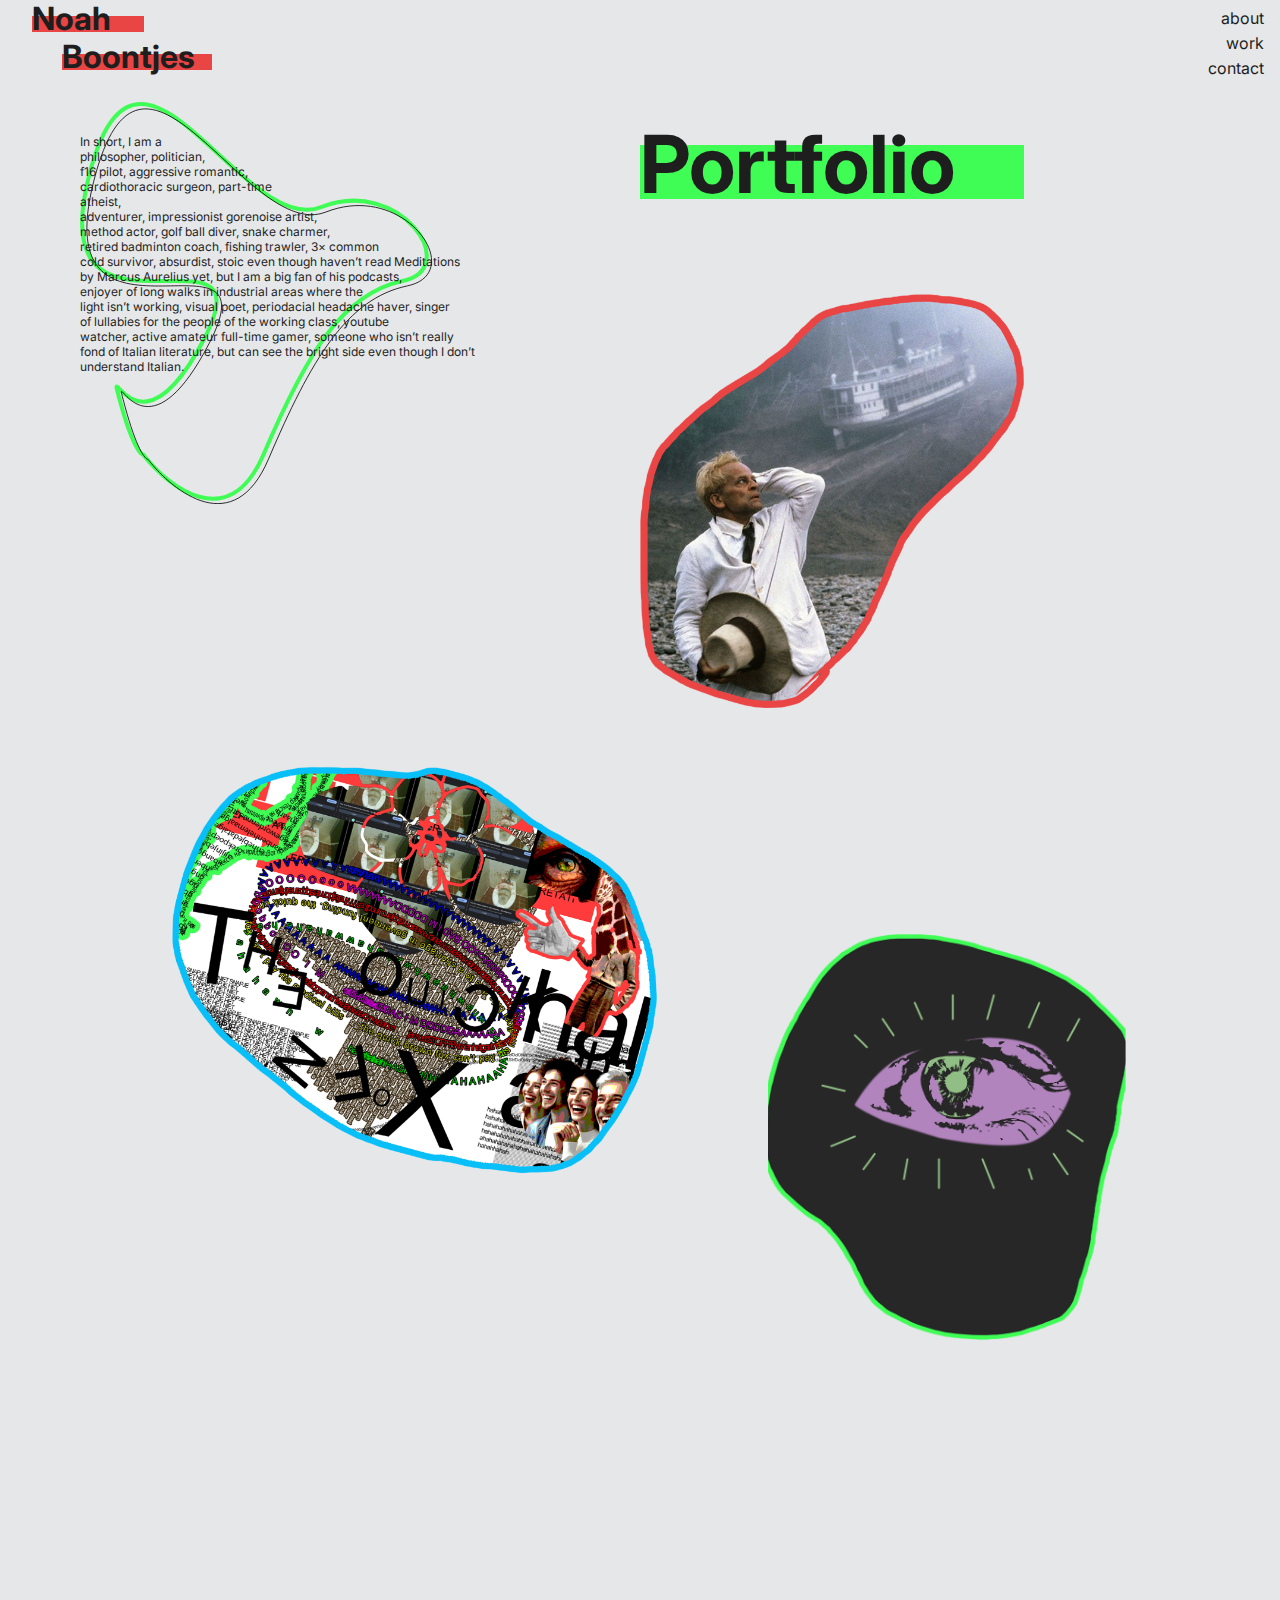
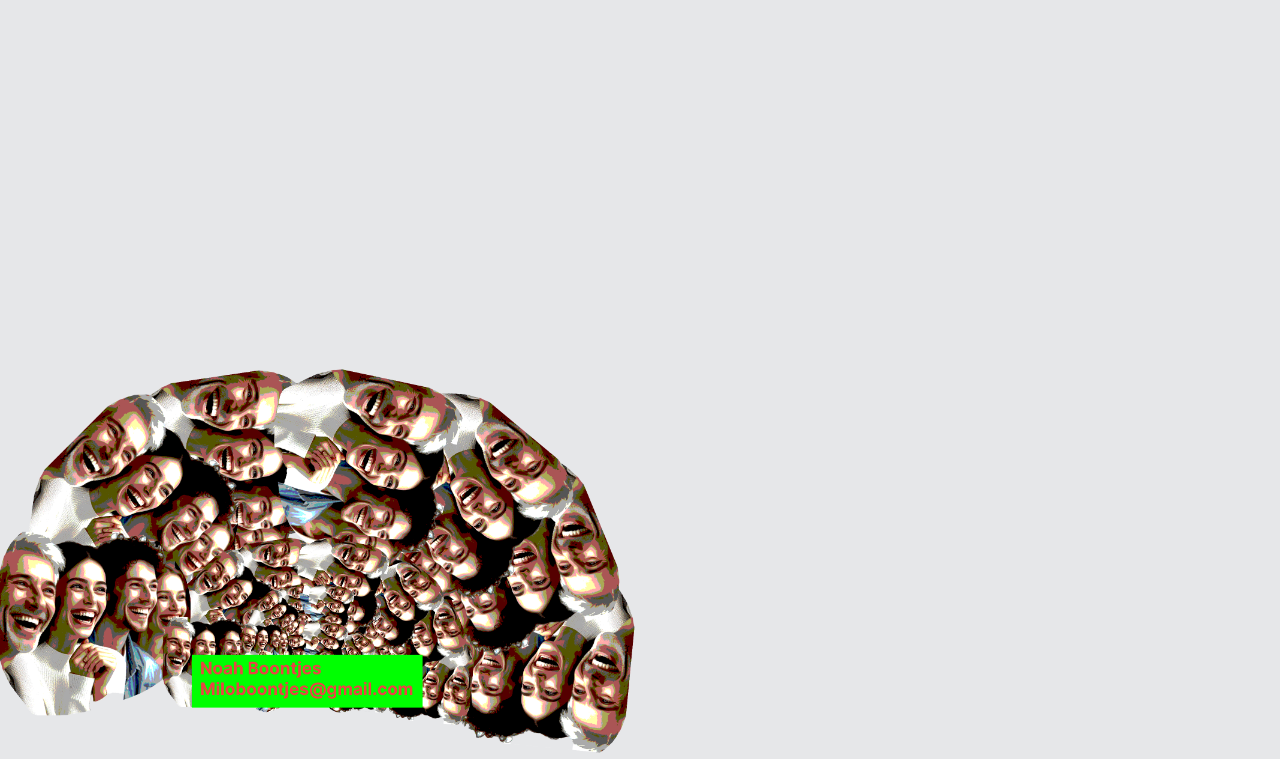
<file: index.html>
<!DOCTYPE html>
<html lang="en">
<head>
    <meta charset="UTF-8">
    <meta name="viewport" content="width=device-width, initial-scale=1.0">
    <title>Portfolio</title>
    <link rel="stylesheet" href="./style.css">
</head>
<body>
    <header class="naam">
        <nav>
            <h1>noah</h1>
            <h2>boontjes</h2>

            <button class="hamburger" aria-label="menu">
            <span></span>
            <span></span>
            <span></span>
            </button>


            <div class="navigatie">
            <p class="about">about</p>
            <p class="work">work</p>
            <p class="contact">contact</p>
        </div>
        </nav>
            <h3>portfolio</h3>
        
    </header>    
    <div class="gedicht">
        <p>In short, I am a  </p>
        <p>philosopher, politician,</p>
        <p>f16 pilot, aggressive romantic,  </p>
        <p>cardiothoracic surgeon, part-time</p>
        <p>atheist,  </p>
        <p>adventurer, impressionist gorenoise artist, </p>
        <p>method actor, golf ball diver, snake charmer,  </p>
        <p>retired badminton coach, fishing trawler,  3× common </p>
        <p>cold survivor, absurdist, stoic even though haven’t read Meditations</p>
        <p>by Marcus Aurelius yet, but I am a big fan of his podcasts,</p>
        <p>enjoyer of long walks in industrial areas where the </p>
        <p>light isn’t working, visual poet, periodacial headache haver, singer </p>
        <p>of lullabies for the people of the working class, youtube </p>
        <p>watcher, active amateur full-time gamer, someone who isn’t really </p>
        <p>fond of Italian literature, but can see the bright side even though I don’t</p>
        <p>understand Italian.</p>
        <img src="./images/lines.svg" alt="lijntjes">

    </div>
        <div class="floater"> 
            <img class="klaus" src="./images/klaus 2.png" alt="">
            <img class="klaus overlay" src="./images/klaus 2 overlay.png" alt="">
            <img class="typo" src="./images/typo 2.png" alt="">
            <img class="typo overlay" src="./images/typo 2 overlay.png" alt="">
            <img class="fungi" src="./images/its alive.png" alt="">
            <img class="fungi overlay" src="./images/its alive overlay.png" alt="">

        </div> 


    <footer>
        <img src="./images/hahaha.png" alt="a lot of people laughing at how fun the website is and the text, Noah Boontjes, miloboontjes@gmail.com"> 
    </footer>
    <script src="script.js"></script>

</body>
</html>
</file>
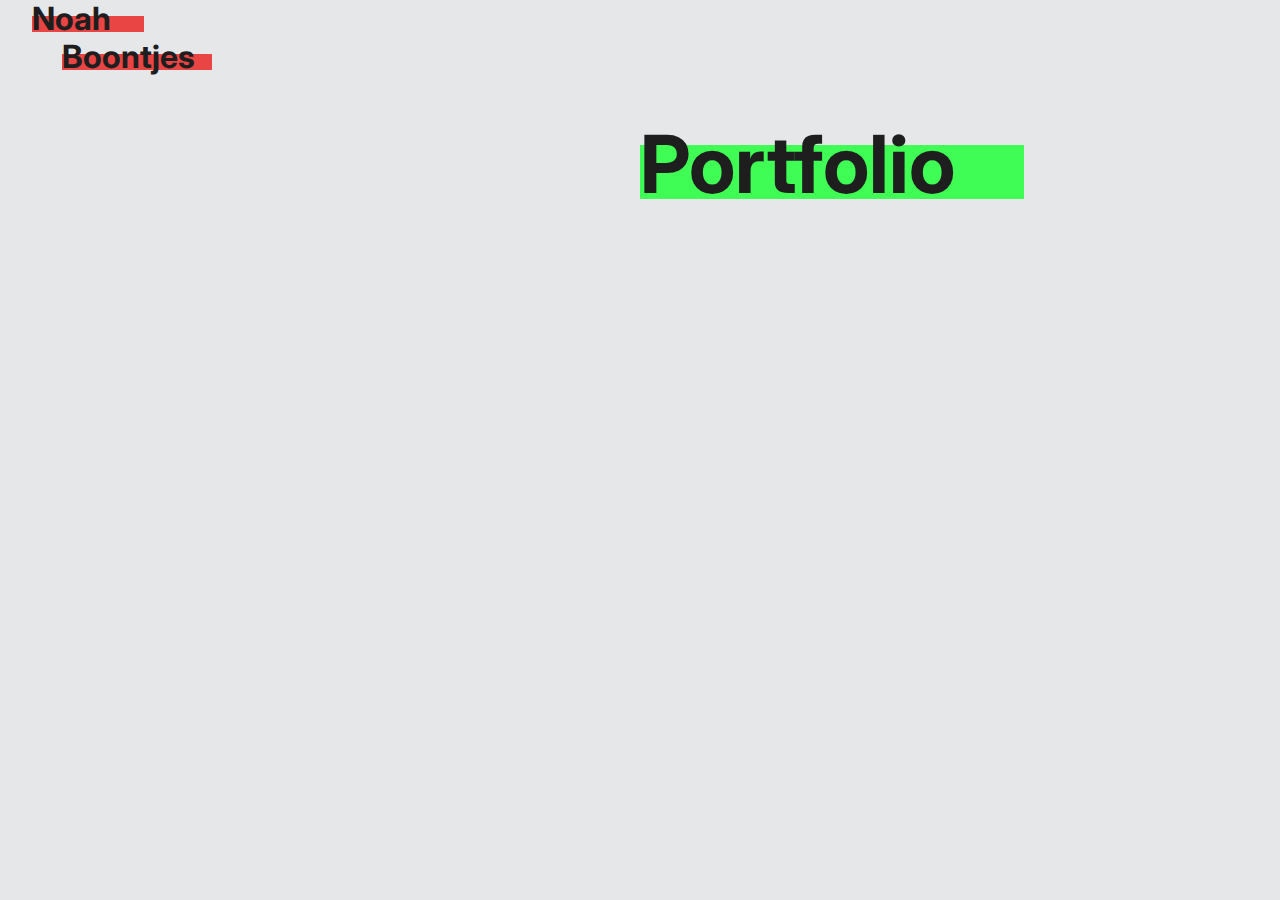
<file: Portfolio html css/index.html>
<!DOCTYPE html>
<html lang="en">
<head>
    <meta charset="UTF-8">
    <meta name="viewport" content="width=device-width, initial-scale=1.0">
    <title>Portfolio</title>
    <link rel="stylesheet" href="./style.css">
</head>
<body>
    <header class="naam">
        <nav>
            <h1>noah</h1>
            <h2>boontjes</h2>
        </nav>
            <h3>portfolio</h3>
        
    </header>    
</body>
</html>
</file>
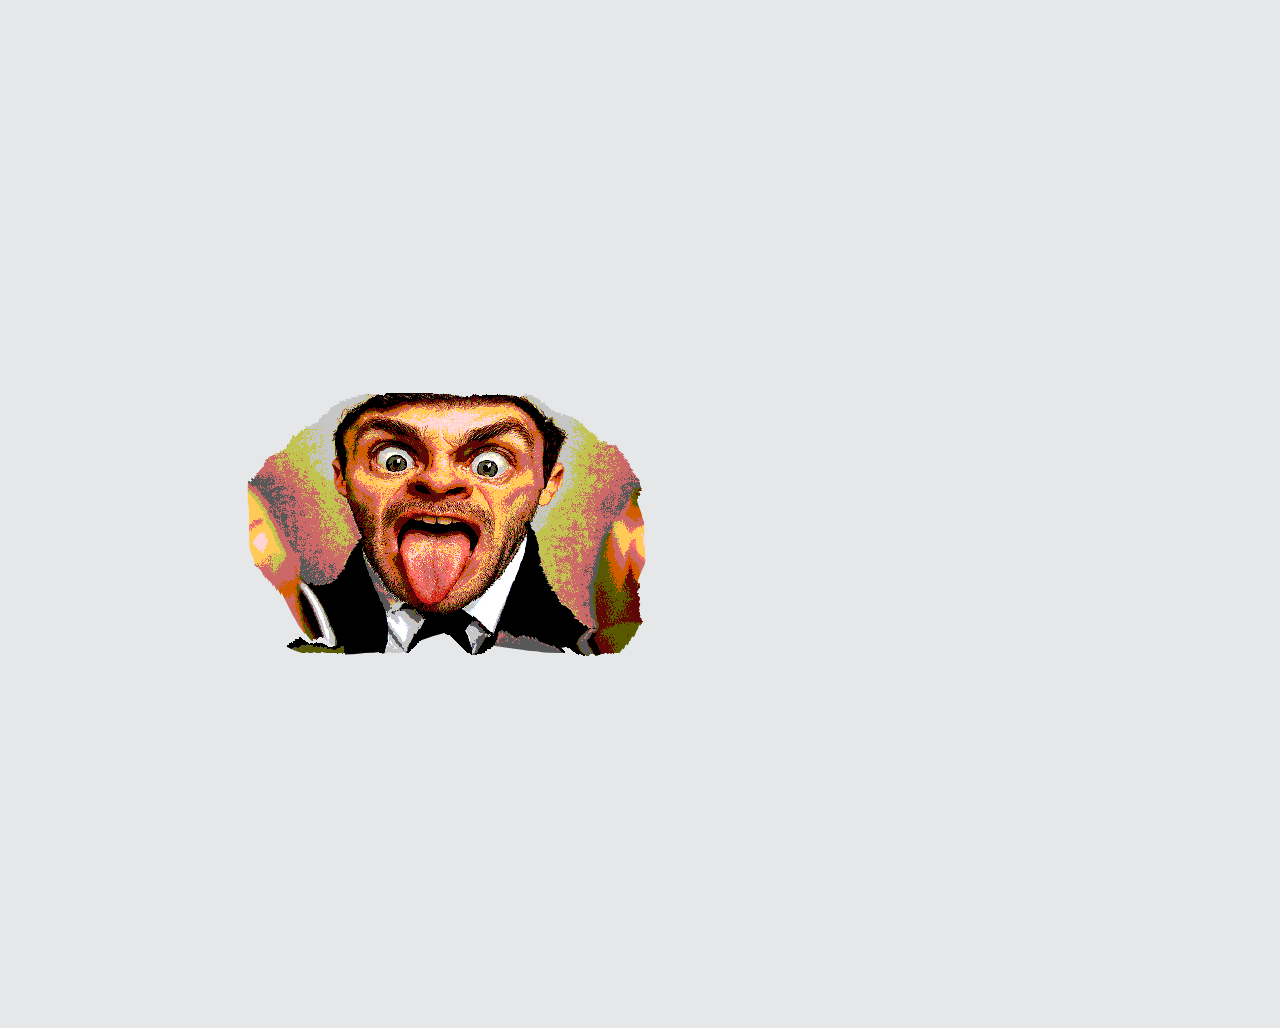
<file: about.html>
<!DOCTYPE html>
<html lang="en">
<head>
    <meta charset="UTF-8">
    <meta name="viewport" content="width=device-width, initial-scale=1.0">
    <title>Document</title>
    <link rel="stylesheet" href="./style.css">
</head>
<body>
    <img src="./images/Man in pak.png" alt="">
    
</body>
</html>
</file>
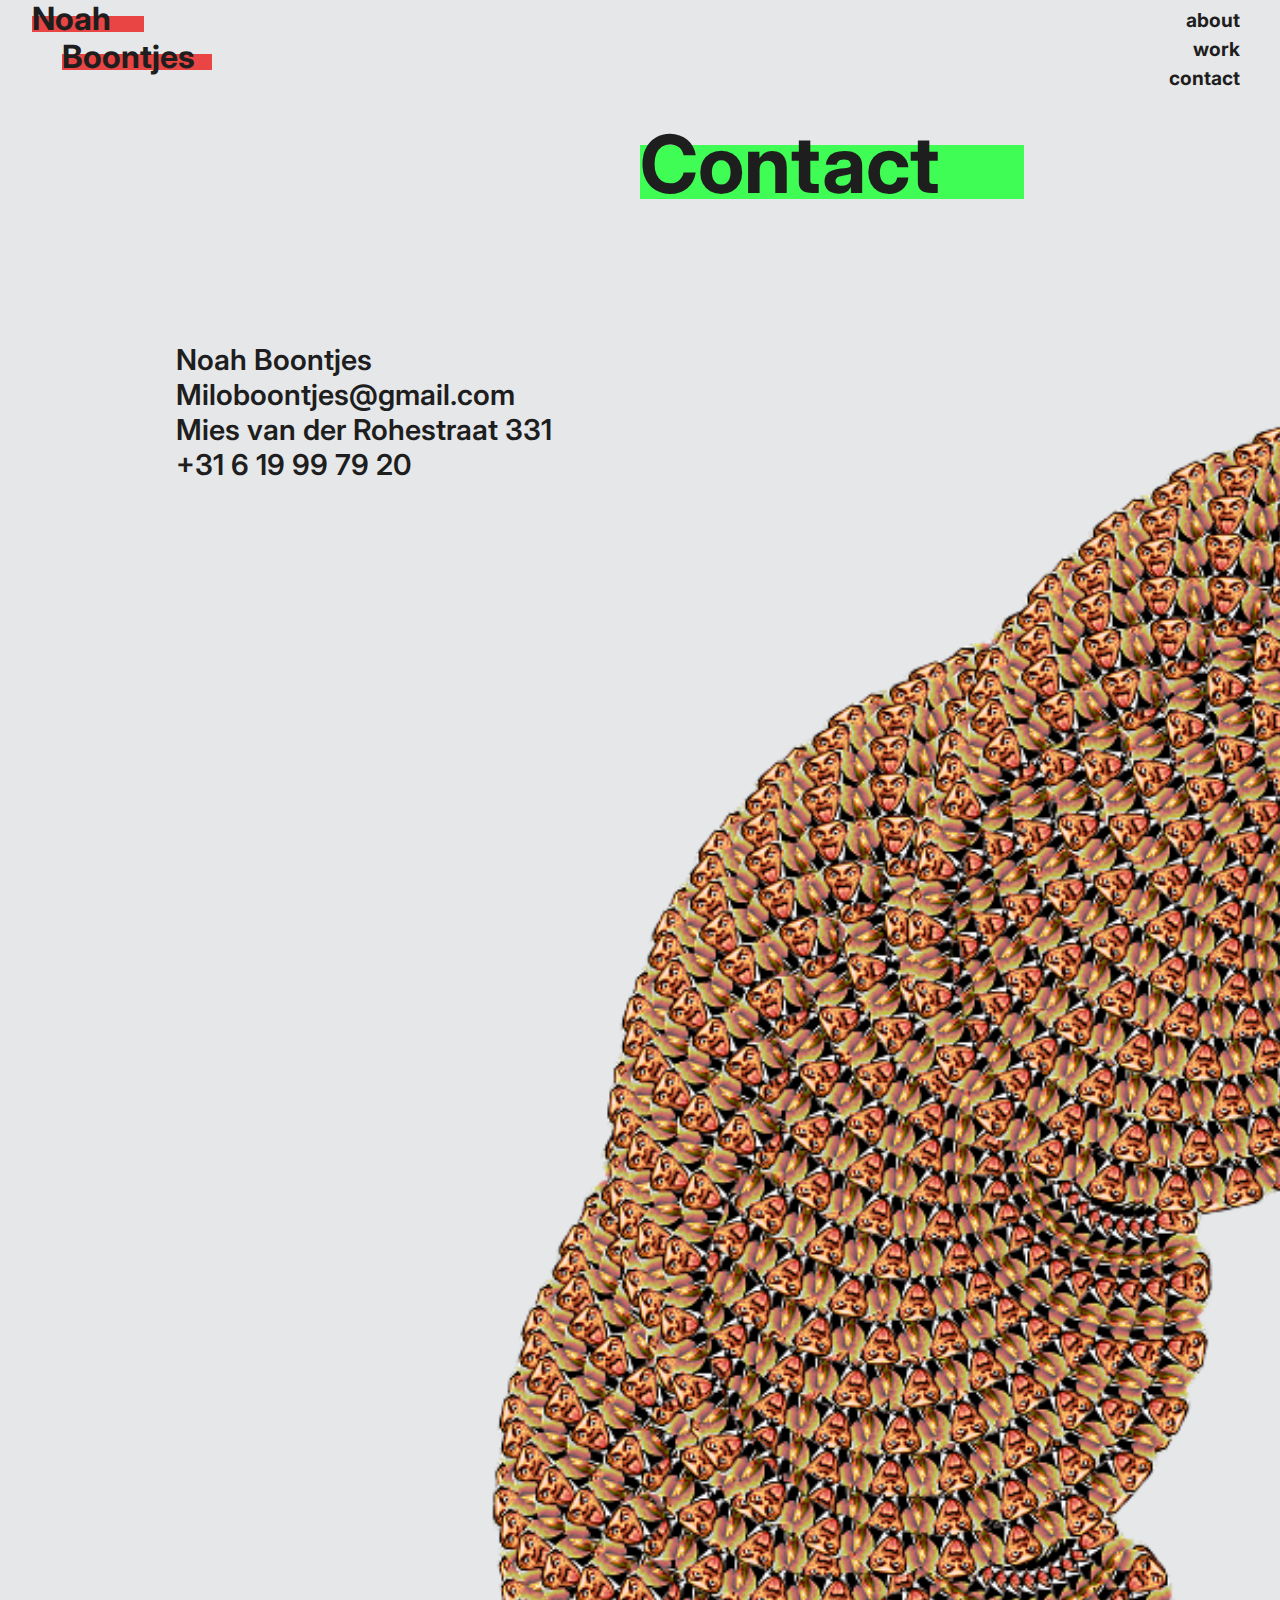
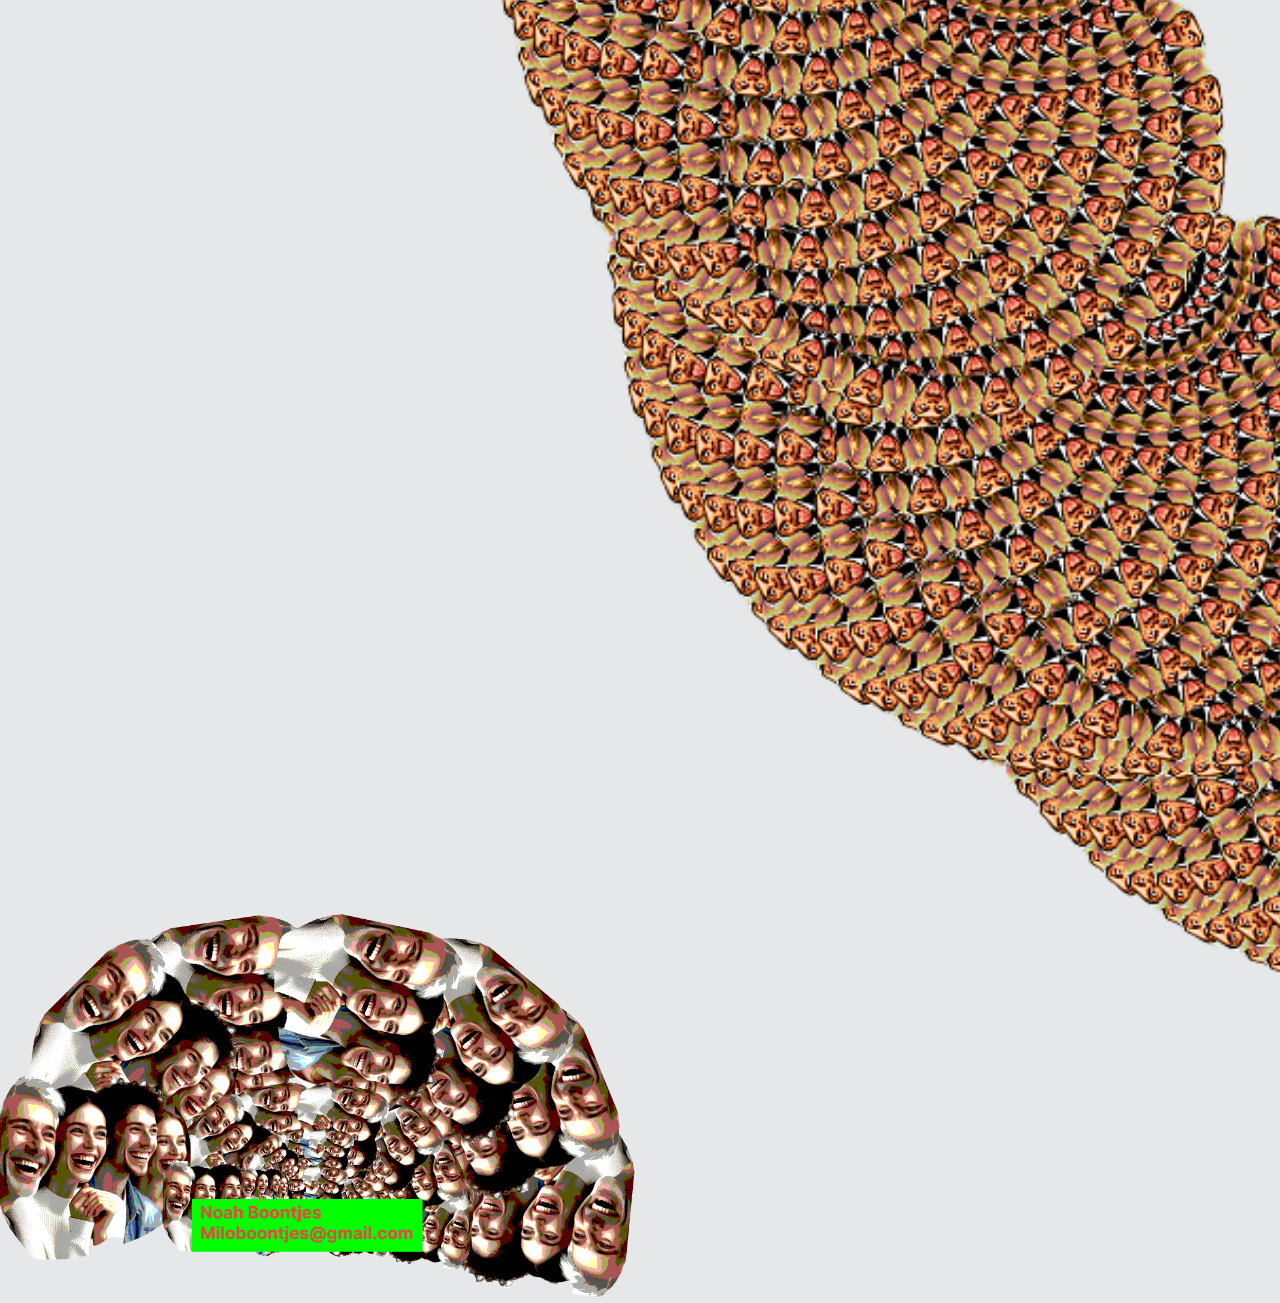
<file: contact.html>
<!DOCTYPE html>
<html lang="en">

<head>
    <meta charset="UTF-8">
    <meta name="viewport" content="width=device-width, initial-scale=1.0">
    <title>Document</title>
    <link rel="stylesheet" href="./style.css">
</head>

<body>
     <header class="naam">
        <nav>

            <h1><a href="index.html">noah</a></h1>
            <h2><a href="index.html">boontjes</a></h2>


            <button class="hamburger" aria-label="menu">
                <span></span>
                <span></span>
                <span></span>
            </button>


            <div class="navigatie">
                <a href="about.html" class="about">about</a>
                <a href="index.html" class="work">work</a>
                <a href="contact.html" class="contact">contact</a>
            </div>
        </nav>
        <h3>contact</h3>

    </header>


 <div class="page">
    <section class="gegevenscontent">

        <div class="gegevens">
            <p>Noah Boontjes</p>
            <p>Miloboontjes@gmail.com</p>
            <p>Mies van der Rohestraat 331</p>
            <p>+31 6 19 99 79 20</p>
        </div>

        <div class="animation" aria-hidden="true">
    <img class="ai" src="./images/ai.png" alt="">
        </div>
    </section>
    <footer>
        <img src="./images/hahaha.png"
            alt="a lot of people laughing at how fun the website is and the text, Noah Boontjes, miloboontjes@gmail.com">
    </footer>

</div>

    <script src="script.js"></script>
</body>

</html>
</file>
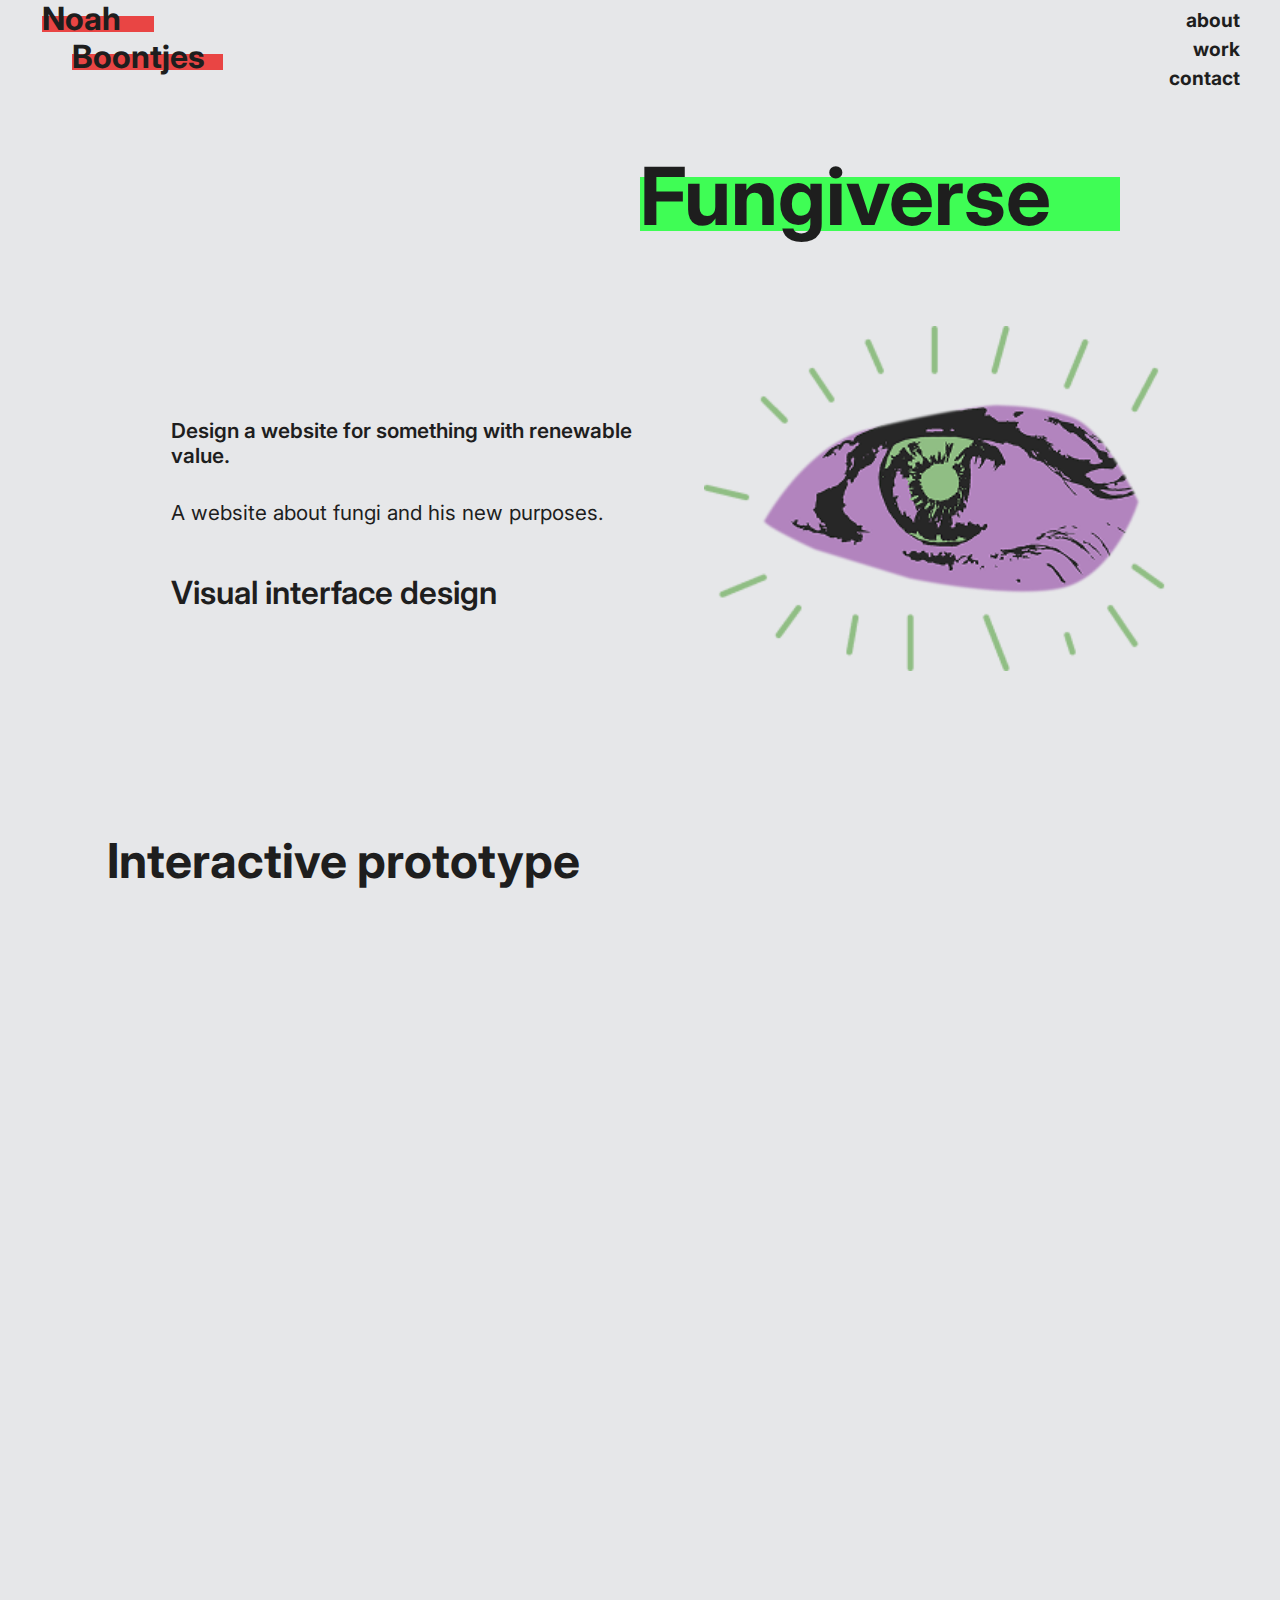
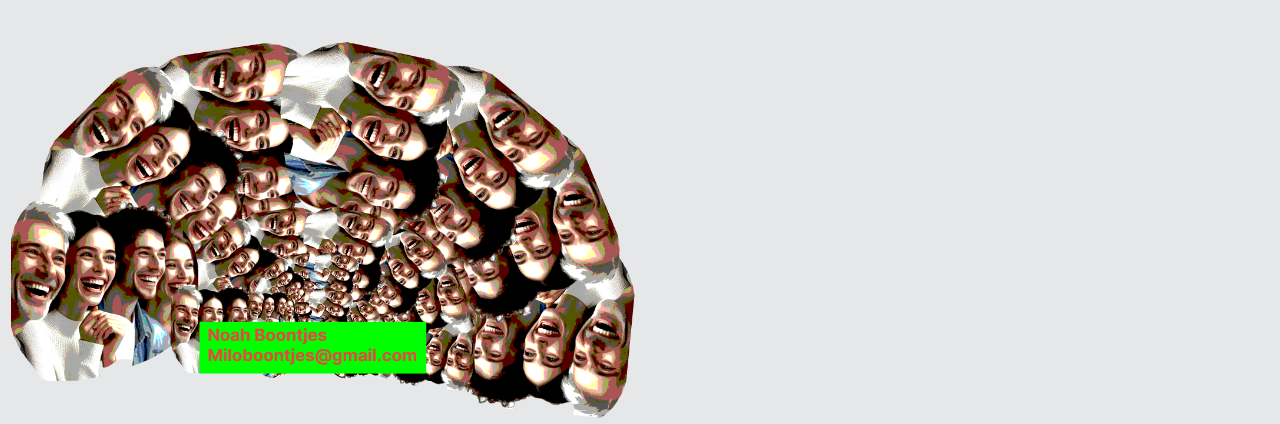
<file: fungiverse.html>
<!DOCTYPE html>
<html lang="en">

<head>
    <meta charset="UTF-8">
    <meta name="viewport" content="width=device-width, initial-scale=1.0">
    <title>Fungiverse</title>
    <link rel="stylesheet" href="./fungi.css">
    <link rel="icon" type="image/x-icon" href="./images/icon.png">
</head>

<body>
    <header class="naam">
        <nav>

            <h1><a href="index.html">noah</a></h1>
            <h2><a href="index.html">boontjes</a></h2>

            <button class="hamburger" aria-label="menu">
                <span></span>
                <span></span>
                <span></span>
            </button>


            <div class="navigatie">
                <a href="about.html" class="about">about</a>
                <a href="index.html" class="work">work</a>
                <a href="contact.html" class="contact">contact</a>
            </div>
        </nav>
        <h3>fungiverse</h3>


    </header>


    <section>
        <div class="inleiding">
            <div class="tekstcontainer">
                <p class="tekst1">Design a website for something with renewable value. </p>
                <p class="tekst2"> A website about fungi and his new purposes.
                
                </p>
                <p class="tekst3">Visual interface design</p>
            </div>
            <div class="videocontainer">
                <img class="slide1" src="./images/eye.png" alt="een grafische weergave van een oog">
            </div>
        </div>
        
</section>
     <section class="figma-box">
     <h3>Interactive prototype</h3>
  <iframe
    src="https://www.figma.com/proto/43rU8QjxnKtScYh6ckUFKP/Fitzcarraldo?page-id=0%3A1&node-id=1-298&viewport=204%2C564%2C0.1&t=71XVkug8hoH8DPKf-1&scaling=min-zoom&content-scaling=fixed&starting-point-node-id=1%3A298"
    allowfullscreen
    loading="lazy"
  ></iframe>
</section>

        <footer>
            <img src="./images/hahaha.png"
                alt="a lot of people laughing at how fun the website is and the text, Noah Boontjes, miloboontjes@gmail.com">
        </footer>



        <script src="script.js"></script>

</body>

</html>
</file>
<file: style.css>
@import url('https://fonts.googleapis.com/css2?family=Inter:ital,opsz,wght@0,14..32,100..900;1,14..32,100..900&display=swap');

*, body, body::after, body::before {
    margin: 0;
    box-sizing: border-box;
}

:root {
    --dikke-font: 700;
    --inter-font: "Inter", sans-serif;
    --bgcolor: #E6E7E9;
    --fontkleur: #1E1E1E;
    --rood: #E94544;
    --groen: #3FFD55;
}

body {
    font-family: var(--inter-font);
    background-color: var(--bgcolor);
    color: var(--fontkleur);
}

a   {
    color: inherit;
    text-decoration: none;
}

/* -------------------------------------- */
/* HEADER */
/* -------------------------------------- */

header {
    display: grid;
    grid-template-columns: repeat(2, 1fr);
    grid-template-rows: repeat(2, 1fr);
}

header h3 {
    font-size: 2.5rem;
    font-weight: var(--dikke-font);
    text-transform: capitalize;
    grid-column: 2;
    grid-row: 2;
    position: relative;
    height: fit-content;
}

header h3::before {
    content: "";
    background-color: var(--groen);
    position: absolute;
    height: 1.7rem;
    width: 12rem;
    bottom: .4rem;
    z-index: -1;
}

header nav {
    display: grid;
    grid-template-columns: repeat(16, 1fr);
    grid-template-rows: repeat(3, 1fr);
}

header nav h1,
header nav h2 {
    font-weight: var(--dikke-font);
    text-transform: capitalize;
    position: relative;
    height: fit-content;
    line-height: 1.2;
}

header nav h1 {
    font-size: 1rem;
    grid-column: 2;
}

header nav h2 {
    font-size: 1rem;
    grid-column: 2;
    grid-row: 2;
    margin-left: 30px;
}

header nav h1::before,
header nav h2::before {
    content: "";
    background-color: var(--rood);
    position: absolute;
    z-index: -1;
    height: 0.5rem;
    bottom: .2rem;
}

header nav h1::before { width: 3.5em; }
header nav h2::before { width: 4.7em; }

/* -------------------------------------- */
/* NAVIGATIE HOVER + HANDEN */
/* -------------------------------------- */

header nav .navigatie {
    position: absolute;
    top: 0;
    right: 1rem;
    display: flex;
    flex-direction: column;
    gap: 0.2rem;
    text-align: right;
    margin-top: .5rem;
}

header nav .navigatie a {
    font-size: 1.6rem;
    text-transform: lowercase;
    font-weight: var(--dikke-font);
    margin-right: 1.5rem;
    cursor: pointer;
    color: var(--fontkleur);
    text-decoration: none;

    position: relative;
    padding-left: 3.5rem;

    display: inline-block;
    transition: transform 0.2s ease-out;
    transform-origin: right center;
}

header nav .navigatie a:hover {
    transform: scale(1.15);
}

/* Generieke pseudo-element (later per item aangepast) */
header nav .navigatie a::after {
    content: "";
    position: absolute;
    top: 50%;
    transform: translateY(-50%);
    background-size: contain;
    background-repeat: no-repeat;
    opacity: 0;
    transition: opacity 0.15s ease-out;
}

header nav .navigatie a:hover::after {
    opacity: 1;
}

/* ABOUT – blauw */
header nav .navigatie .about::after {
    background-image: url("./images/hand wijs blauw.png");
    width: 8rem;
    height: 8rem;
    left: -4rem;
    margin-top: 3.3rem;
}

/* WORK – groen */
header nav .navigatie .work::after {
    background-image: url("./images/hand wijs groen.png");
    width: 8rem;
    height: 8rem;
    left: -3.6rem;
    margin-top: .6rem;
    rotate: -4deg;
}

/* CONTACT – rood */
header nav .navigatie .contact::after {
    background-image: url("./images/Hand wijs rood.png");
    width: 8rem;
    height: 8rem;
    left: -3.5rem;
    margin-top: 3.8rem;
    rotate: -15deg;
}

/* -------------------------------------- */
/* GEDICHT */
/* -------------------------------------- */

.gedicht {
    font-size: .5rem;
    margin-left: 1rem;
    margin-top: -3rem;
    max-height: 8rem;
}

.gedicht img {
    width: 12rem;
    position: relative;
    top: -11rem;
    z-index: -1;
}

/* -------------------------------------- */
/* FLOATING COLLAGE */
/* -------------------------------------- */




.floater {
    position: relative;
    width: 100%;
    height: 52rem;
    margin-top: 6rem;
}

.floater img,
.floater video {
    position: absolute;
    height: auto;
}



/* overlays */
.floater .overlay {
    opacity: 0;
    transition: opacity 0.2s linear;
    pointer-events: none;
    translate: 0;
}

.floater img.klaus:hover + img.overlay,
.floater img.typo:hover + img.overlay,
.floater img.fungi:hover + img.overlay,
.floater img.hand:hover + img.overlay  {
    opacity: 1;
}

/* ANIMATIES */
.klaus { animation: float-klaus 40s linear infinite; }
.typo  { animation: float-typo  40s linear infinite; }
.fungi { animation: float-fungi 40s linear infinite; }
.hand { animation: float-hand 40s linear infinite; }

@keyframes float-klaus {
    0%   { transform: translate(0rem, 0rem); }
    12%  { transform: translate(-1.02rem, -0.51rem); }
    25%  { transform: translate(-2.04rem, -1.53rem); }
    37%  { transform: translate(-2.55rem, -0.51rem); }
    50%  { transform: translate(-1.87rem, 0.85rem); }
    62%  { transform: translate(-1.19rem, 1.19rem); }
    75%  { transform: translate(-0.68rem, 0.68rem); }
    87%  { transform: translate(-0.26rem, -0.17rem); }
    100% { transform: translate(0rem, 0rem); }
}

@keyframes float-typo {
    0%   { transform: translate(0rem, 0rem); }
    18%  { transform: translate(-0.34rem, 1.19rem); }
    32%  { transform: translate(-0.85rem, 2.89rem); }
    48%  { transform: translate(-2.21rem, 1.02rem); }
    62%  { transform: translate(-0.85rem, -0.85rem); }
    78%  { transform: translate(-0.51rem, -2.38rem); }
    90%  { transform: translate(-0.34rem, -1.53rem); }
    100% { transform: translate(0rem, 0rem); }
}

@keyframes float-fungi {
    0%   { transform: translate(0rem, 0rem); }
    15%  { transform: translate(0.68rem, -1.7rem); }
    30%  { transform: translate(1.53rem, -3.4rem); }
    45%  { transform: translate(3.91rem, -1.7rem); }
    60%  { transform: translate(-1.87rem, 1.7rem); }
    75%  { transform: translate(-1.02rem, 0.85rem); }
    90%  { transform: translate(-0.34rem, 0.17rem); }
    100% { transform: translate(0rem, 0rem); }
}

@keyframes float-hand {
    0%   { transform: translate(0rem, 0rem); }
    15%  { transform: translate(-0.34rem, 1.7rem); }
    30%  { transform: translate(-1.53rem, -3.4rem); }
    45%  { transform: translate(-2.9rem, 0rem); }
    60%  { transform: translate(-0.17rem, 1.96rem); }
    75%  { transform: translate(1.02rem, 0.34rem); }
    90%  { transform: translate(-0.34rem, 0.17rem); }
    100% { transform: translate(0rem, 0rem); }
}


/* POSITIES MOBILE */
.klaus { width: 14rem; top: -3rem; right: 1.5rem; }
.typo  { width: 18rem; top: 10rem; left: 1rem; }
.fungi { width: 12rem; top: 24rem; right: 2rem; }
.hand  { width: 14rem; top: 30rem; left: 2rem;}

.page{
    overflow: hidden;
}

.gegevenscontent{
    margin: 1rem;
    padding: .3rem;
    width: 60%;
    z-index: 1;
    font-size: 1rem;
    font-weight: 600;

}

.ai {
    position: relative;;
    width: 100rem;
    top: -15rem;
    right: 4rem;
    animation: spin 60s linear infinite;
}

.animation {
    height: 75rem;
}

@keyframes spin {
    from {
        transform: rotate(0deg);
    }
    to {
        transform: rotate(360deg);
    }
}




/* -------------------------------------- */
/* TABLET */
/* -------------------------------------- */

@media screen and (min-width: 786px) {

    @media (hover: hover) and (pointer: fine) {
    header nav .navigatie a:hover {
        transform: scale(1.15);
    }

    header nav .navigatie a:hover::after {
        opacity: 1;
    }
}

/* Hover uitschakelen op touch tablets */
@media (hover: none) and (pointer: coarse) {
    header nav .navigatie a:hover {
        transform: none;
    }

    header nav .navigatie a::after {
        opacity: 0 !important;
        display: none !important;
    }
}

    header nav .navigatie a{
        font-size: 1.2rem;
    }
 /* ABOUT – blauw */
    header nav .navigatie .about::after {
        width: 6rem;      
        height: 6rem;
        left: -3rem;      
        margin-top: 2.5rem;
    }

    /* WORK – groen */
    header nav .navigatie .work::after {
        width: 6rem;      
        height: 6rem;
        left: -2.6rem;  
        margin-top: .5rem;
        rotate: -4deg;
    }

    /* CONTACT – rood */
    header nav .navigatie .contact::after {
        width: 6rem;      
        height: 6rem;
        left: -1.625rem;  
        margin-top: 2.8rem;
        rotate: -15deg;
    }



    header h3 {
        font-size: 3.75rem;
    }

    header h3::before {
        height: 2.55rem;
        width: 18rem;
        bottom: 0.6rem;
    }

    header nav h1,
    header nav h2 {
        font-size: 1.5rem;
    }

    header nav h1::before,
    header nav h2::before {
        height: 0.75rem;
        bottom: 0.3rem;
    }

    .gedicht {
        font-size: .63rem;
        margin-left: 2.5rem;
        margin-top: -4.5rem;
    }

    .gedicht img {
        width: 16rem;
        top: -14rem;
    }

    .floater {
        width: 100%;
        height: 50rem;
    }

    .klaus { width: 30%; left: 55%; top: -15%; }
    .typo  { width: 50%; left: 10%; top: 10%; }
    .fungi { width: 32%; left: 55%; top: 50%; }
    .hand  { width: 30%; left: 10%; top: 67%;}

.gegevenscontent{
    padding-top: 4rem;
    padding-left: 3rem;
    width: 60%;
    z-index: 1;
    font-size: 1.2rem;
    font-weight: 600;
    

}



.ai {
    position: relative;;
    width: 100rem;
    top: -20rem;
    left: 15rem;
    animation: spin 60s linear infinite;
}

.animation {
    height: 80rem;
}

}





/* -------------------------------------- */
/* DESKTOP */
/* -------------------------------------- */

@media screen and (min-width: 1024px) {

    .floater {
        height: 100rem;
        width: 100%;
        margin: 0 auto;
        position: relative;
    }

    .klaus { width: 30%; left: 50%; top: 2%; }
    .typo  { width: 45%; left: 10%; top: 28%; }
    .fungi { width: 28%; left: 60%; top: 42%; }
    .hand  { width: 26%; left: 12%; top: 66%;}

    header h3 {
        font-size: 5rem;
    }

    header h3::before {
        height: 3.4rem;
        width: 24rem;
        bottom: 0.8rem;
    }

    header nav h1,
    header nav h2 {
        font-size: 2rem;
    }

    header nav h1::before,
    header nav h2::before {
        height: 1rem;
        bottom: 0.4rem;
    }

    .gedicht {
        font-size: .75rem;
        margin-left: 5rem;
        margin-top: -6rem;
    }

    .gedicht img {
        width: 22rem;
        top: -17rem;
    }


    .gegevenscontent{
    padding-top: 6rem;
    padding-left: 10rem;
    width: 60%;
    z-index: 1;
    font-size: 1.8rem;
    font-weight: 600;
    
    

}



.ai {
    position: relative;;
    width: 160rem;
    top: -20rem;
    left: 10rem;
    animation: spin 60s linear infinite;
}

.animation {
    height: 120rem;
}


}

/* -------------------------------------- */
/* FOOTER */
/* -------------------------------------- */

footer {
    margin-top: 6rem;
    margin-bottom: 0;
}

footer img {
    position: relative;
    max-width: 50%;
    margin: 0;
    margin-bottom: 0;
}


.hamburger {
    display: block;
    width: 1.5rem;
    height: 1.5rem;
    position: absolute;
    right: 1rem;
    top: 1rem;
    border:#1E1E1E;
    background: none;
    padding: 0;
    cursor: pointer;
    z-index: 9999;
}

.hamburger span {
    display: block;
    height: 3px;
    width: 100%;
    background: var(--fontkleur);
    margin-bottom: 4px;
    transition: all 0.3s ease;
    border-radius: 25px;
}

/* Hamburger → kruis */
.hamburger.active span:nth-child(1) {
    transform: translateY(7px) rotate(45deg);
}
.hamburger.active span:nth-child(2) {
    opacity: 0;
}
.hamburger.active span:nth-child(3) {
    transform: translateY(-7px) rotate(-45deg);
}

/* MOBILE NAV HIDDEN DEFAULT */
header nav .navigatie {
    position: absolute;
    top: 1rem;
    right: -1.2rem;
    width: 50vw;
    background: transparent;
    padding: 1.5rem 1rem;
    display: flex;
    flex-direction: column;
    gap: .3rem;
    align-items: flex-end;
    transform: translateX(100%);
    transition: transform 0.25s ease-out;
    z-index: 3;
    display: none;
}

/* Active mobile menu */
header nav .navigatie.active {
    transform: translateX(0);
    display: block;
}

/* Prevent hover animations on mobile */
@media screen and (max-width: 785px) {
    header nav .navigatie a {
        transform: none !important;
    }

    header nav .navigatie a:hover {
        transform: none !important;
    }

    /* Verberg hand-hover op mobile */
    header nav .navigatie a::after {
        display: none !important;
    }
}

/* TABLET & DESKTOP — geen hamburger menu */
@media screen and (min-width: 786px) {
    .hamburger {
        display: none;
    }

    header nav .navigatie {
        position: absolute;
        transform: none !important;
        background: none;
        padding: 0;
        top: 0;
        right: 1rem;
        flex-direction: column;
        display: flex;
    }
}

header h3.hide {
    opacity: 0;
    transition: opacity 0.25s ease-out;
}


@import url('https://fonts.googleapis.com/css2?family=Inter:ital,opsz,wght@0,14..32,100..900;1,14..32,100..900&display=swap');

*, body, body::after, body::before {
    margin: 0;
    box-sizing: border-box;
}

:root {
    --dikke-font: 700;
    --inter-font: "Inter", sans-serif;
    --bgcolor: #E6E7E9;
    --fontkleur: #1E1E1E;
    --rood: #E94544;
    --groen: #3FFD55;
}

body {
    font-family: var(--inter-font);
    background-color: var(--bgcolor);
    color: var(--fontkleur);
}

a   {
    color: inherit;
    text-decoration: none;
}

/* -------------------------------------- */
/* HEADER */
/* -------------------------------------- */

header {
    display: grid;
    grid-template-columns: repeat(2, 1fr);
    grid-template-rows: repeat(2, 1fr);
}

header h3 {
    font-size: 2.5rem;
    font-weight: var(--dikke-font);
    text-transform: capitalize;
    grid-column: 2;
    grid-row: 2;
    position: relative;
    height: fit-content;
}

header h3::before {
    content: "";
    background-color: var(--groen);
    position: absolute;
    height: 1.7rem;
    width: 12rem;
    bottom: .4rem;
    z-index: -1;
}

header nav {
    display: grid;
    grid-template-columns: repeat(16, 1fr);
    grid-template-rows: repeat(3, 1fr);
}

header nav h1,
header nav h2 {
    font-weight: var(--dikke-font);
    text-transform: capitalize;
    position: relative;
    height: fit-content;
    line-height: 1.2;
}

header nav h1 {
    font-size: 1rem;
    grid-column: 2;
}

header nav h2 {
    font-size: 1rem;
    grid-column: 2;
    grid-row: 2;
    margin-left: 30px;
}

header nav h1::before,
header nav h2::before {
    content: "";
    background-color: var(--rood);
    position: absolute;
    z-index: -1;
    height: 0.5rem;
    bottom: .2rem;
}

header nav h1::before { width: 3.5em; }
header nav h2::before { width: 4.7em; }

/* -------------------------------------- */
/* NAVIGATIE HOVER + HANDEN */
/* -------------------------------------- */

header nav .navigatie {
    position: absolute;
    top: 0;
    right: 1rem;
    display: flex;
    flex-direction: column;
    gap: 0.2rem;
    text-align: right;
    margin-top: .5rem;
}

header nav .navigatie a {
    font-size: 1.6rem;
    text-transform: lowercase;
    font-weight: var(--dikke-font);
    margin-right: 1.5rem;
    cursor: pointer;
    color: var(--fontkleur);
    text-decoration: none;

    position: relative;
    padding-left: 3.5rem;

    display: inline-block;
    transition: transform 0.2s ease-out;
    transform-origin: right center;
}

header nav .navigatie a:hover {
    transform: scale(1.15);
}

/* Generieke pseudo-element (later per item aangepast) */
header nav .navigatie a::after {
    content: "";
    position: absolute;
    top: 50%;
    transform: translateY(-50%);
    background-size: contain;
    background-repeat: no-repeat;
    opacity: 0;
    transition: opacity 0.15s ease-out;
}

header nav .navigatie a:hover::after {
    opacity: 1;
}

/* ABOUT – blauw */
header nav .navigatie .about::after {
    background-image: url("./images/hand wijs blauw.png");
    width: 8rem;
    height: 8rem;
    left: -4rem;
    margin-top: 3.3rem;
}

/* WORK – groen */
header nav .navigatie .work::after {
    background-image: url("./images/hand wijs groen.png");
    width: 8rem;
    height: 8rem;
    left: -3.6rem;
    margin-top: .6rem;
    rotate: -4deg;
}

/* CONTACT – rood */
header nav .navigatie .contact::after {
    background-image: url("./images/Hand wijs rood.png");
    width: 8rem;
    height: 8rem;
    left: -3.5rem;
    margin-top: 3.8rem;
    rotate: -15deg;
}

/* -------------------------------------- */
/* GEDICHT */
/* -------------------------------------- */

.gedicht {
    font-size: .5rem;
    margin-left: 1rem;
    margin-top: -3rem;
    max-height: 8rem;
}

.gedicht img {
    width: 12rem;
    position: relative;
    top: -11rem;
    z-index: -1;
}

/* -------------------------------------- */
/* FLOATING COLLAGE */
/* -------------------------------------- */




.floater {
    position: relative;
    width: 100%;
    height: 52rem;
    margin-top: 6rem;
}

.floater img,
.floater video {
    position: absolute;
    height: auto;
}



/* overlays */
.floater .overlay {
    opacity: 0;
    transition: opacity 0.2s linear;
    pointer-events: none;
    translate: 0;
}

.floater img.klaus:hover + img.overlay,
.floater img.typo:hover + img.overlay,
.floater img.fungi:hover + img.overlay,
.floater img.hand:hover + img.overlay  {
    opacity: 1;
}

/* ANIMATIES */
.klaus { animation: float-klaus 40s linear infinite; }
.typo  { animation: float-typo  40s linear infinite; }
.fungi { animation: float-fungi 40s linear infinite; }
.hand { animation: float-hand 40s linear infinite; }

@keyframes float-klaus {
    0%   { transform: translate(0rem, 0rem); }
    12%  { transform: translate(-1.02rem, -0.51rem); }
    25%  { transform: translate(-2.04rem, -1.53rem); }
    37%  { transform: translate(-2.55rem, -0.51rem); }
    50%  { transform: translate(-1.87rem, 0.85rem); }
    62%  { transform: translate(-1.19rem, 1.19rem); }
    75%  { transform: translate(-0.68rem, 0.68rem); }
    87%  { transform: translate(-0.26rem, -0.17rem); }
    100% { transform: translate(0rem, 0rem); }
}

@keyframes float-typo {
    0%   { transform: translate(0rem, 0rem); }
    18%  { transform: translate(-0.34rem, 1.19rem); }
    32%  { transform: translate(-0.85rem, 2.89rem); }
    48%  { transform: translate(-2.21rem, 1.02rem); }
    62%  { transform: translate(-0.85rem, -0.85rem); }
    78%  { transform: translate(-0.51rem, -2.38rem); }
    90%  { transform: translate(-0.34rem, -1.53rem); }
    100% { transform: translate(0rem, 0rem); }
}

@keyframes float-fungi {
    0%   { transform: translate(0rem, 0rem); }
    15%  { transform: translate(0.68rem, -1.7rem); }
    30%  { transform: translate(1.53rem, -3.4rem); }
    45%  { transform: translate(3.91rem, -1.7rem); }
    60%  { transform: translate(-1.87rem, 1.7rem); }
    75%  { transform: translate(-1.02rem, 0.85rem); }
    90%  { transform: translate(-0.34rem, 0.17rem); }
    100% { transform: translate(0rem, 0rem); }
}

@keyframes float-hand {
    0%   { transform: translate(0rem, 0rem); }
    15%  { transform: translate(-0.34rem, 1.7rem); }
    30%  { transform: translate(-1.53rem, -3.4rem); }
    45%  { transform: translate(-2.9rem, 0rem); }
    60%  { transform: translate(-0.17rem, 1.96rem); }
    75%  { transform: translate(1.02rem, 0.34rem); }
    90%  { transform: translate(-0.34rem, 0.17rem); }
    100% { transform: translate(0rem, 0rem); }
}


/* POSITIES MOBILE */
.klaus { width: 14rem; top: -3rem; right: 1.5rem; }
.typo  { width: 18rem; top: 10rem; left: 1rem; }
.fungi { width: 12rem; top: 24rem; right: 2rem; }
.hand  { width: 14rem; top: 30rem; left: 2rem;}

.page{
    overflow: hidden;
}

.gegevenscontent{
    margin: 1rem;
    padding: .3rem;
    width: 60%;
    z-index: 1;
    font-size: 1rem;
    font-weight: 600;

}

.ai {
    position: relative;;
    width: 100rem;
    top: -15rem;
    right: 4rem;
    animation: spin 60s linear infinite;
}

.animation {
    height: 75rem;
}

@keyframes spin {
    from {
        transform: rotate(0deg);
    }
    to {
        transform: rotate(360deg);
    }
}




/* -------------------------------------- */
/* TABLET */
/* -------------------------------------- */

@media screen and (min-width: 786px) {

    @media (hover: hover) and (pointer: fine) {
    header nav .navigatie a:hover {
        transform: scale(1.15);
    }

    header nav .navigatie a:hover::after {
        opacity: 1;
    }
}

/* Hover uitschakelen op touch tablets */
@media (hover: none) and (pointer: coarse) {
    header nav .navigatie a:hover {
        transform: none;
    }

    header nav .navigatie a::after {
        opacity: 0 !important;
        display: none !important;
    }
}

    header nav .navigatie a{
        font-size: 1.2rem;
    }
 /* ABOUT – blauw */
    header nav .navigatie .about::after {
        width: 6rem;      
        height: 6rem;
        left: -3rem;      
        margin-top: 2.5rem;
    }

    /* WORK – groen */
    header nav .navigatie .work::after {
        width: 6rem;      
        height: 6rem;
        left: -2.6rem;  
        margin-top: .5rem;
        rotate: -4deg;
    }

    /* CONTACT – rood */
    header nav .navigatie .contact::after {
        width: 6rem;      
        height: 6rem;
        left: -1.625rem;  
        margin-top: 2.8rem;
        rotate: -15deg;
    }



    header h3 {
        font-size: 3.75rem;
    }

    header h3::before {
        height: 2.55rem;
        width: 18rem;
        bottom: 0.6rem;
    }

    header nav h1,
    header nav h2 {
        font-size: 1.5rem;
    }

    header nav h1::before,
    header nav h2::before {
        height: 0.75rem;
        bottom: 0.3rem;
    }

    .gedicht {
        font-size: .63rem;
        margin-left: 2.5rem;
        margin-top: -4.5rem;
    }

    .gedicht img {
        width: 16rem;
        top: -14rem;
    }

    .floater {
        width: 100%;
        height: 50rem;
    }

    .klaus { width: 30%; left: 55%; top: -15%; }
    .typo  { width: 50%; left: 10%; top: 10%; }
    .fungi { width: 32%; left: 55%; top: 50%; }
    .hand  { width: 30%; left: 10%; top: 67%;}

.gegevenscontent{
    padding-top: 4rem;
    padding-left: 3rem;
    width: 60%;
    z-index: 1;
    font-size: 1.2rem;
    font-weight: 600;
    

}



.ai {
    position: relative;;
    width: 100rem;
    top: -20rem;
    left: 15rem;
    animation: spin 60s linear infinite;
}

.animation {
    height: 80rem;
}

}





/* -------------------------------------- */
/* DESKTOP */
/* -------------------------------------- */

@media screen and (min-width: 1024px) {

    .floater {
        height: 100rem;
        width: 100%;
        margin: 0 auto;
        position: relative;
    }

    .klaus { width: 30%; left: 50%; top: 2%; }
    .typo  { width: 45%; left: 10%; top: 28%; }
    .fungi { width: 28%; left: 60%; top: 42%; }
    .hand  { width: 26%; left: 12%; top: 66%;}

    header h3 {
        font-size: 5rem;
    }

    header h3::before {
        height: 3.4rem;
        width: 24rem;
        bottom: 0.8rem;
    }

    header nav h1,
    header nav h2 {
        font-size: 2rem;
    }

    header nav h1::before,
    header nav h2::before {
        height: 1rem;
        bottom: 0.4rem;
    }

    .gedicht {
        font-size: .75rem;
        margin-left: 5rem;
        margin-top: -6rem;
    }

    .gedicht img {
        width: 22rem;
        top: -17rem;
    }


    .gegevenscontent{
    padding-top: 6rem;
    padding-left: 10rem;
    width: 60%;
    z-index: 1;
    font-size: 1.8rem;
    font-weight: 600;
    
    

}



.ai {
    position: relative;;
    width: 160rem;
    top: -20rem;
    left: 10rem;
    animation: spin 60s linear infinite;
}

.animation {
    height: 120rem;
}


}

/* -------------------------------------- */
/* FOOTER */
/* -------------------------------------- */

footer {
    margin-top: 6rem;
    margin-bottom: 0;
}

footer img {
    position: relative;
    max-width: 50%;
    margin: 0;
    margin-bottom: 0;
}


.hamburger {
    display: block;
    width: 1.5rem;
    height: 1.5rem;
    position: absolute;
    right: 1rem;
    top: 1rem;
    border:#1E1E1E;
    background: none;
    padding: 0;
    cursor: pointer;
    z-index: 9999;
}

.hamburger span {
    display: block;
    height: 3px;
    width: 100%;
    background: var(--fontkleur);
    margin-bottom: 4px;
    transition: all 0.3s ease;
    border-radius: 25px;
}

/* Hamburger → kruis */
.hamburger.active span:nth-child(1) {
    transform: translateY(7px) rotate(45deg);
}
.hamburger.active span:nth-child(2) {
    opacity: 0;
}
.hamburger.active span:nth-child(3) {
    transform: translateY(-7px) rotate(-45deg);
}

/* MOBILE NAV HIDDEN DEFAULT */
header nav .navigatie {
    position: absolute;
    top: 1rem;
    right: -1.2rem;
    width: 50vw;
    background: transparent;
    padding: 1.5rem 1rem;
    display: flex;
    flex-direction: column;
    gap: .3rem;
    align-items: flex-end;
    transform: translateX(100%);
    transition: transform 0.25s ease-out;
    z-index: 3;
    display: none;
}

/* Active mobile menu */
header nav .navigatie.active {
    transform: translateX(0);
    display: block;
}

/* Prevent hover animations on mobile */
@media screen and (max-width: 785px) {
    header nav .navigatie a {
        transform: none !important;
    }

    header nav .navigatie a:hover {
        transform: none !important;
    }

    /* Verberg hand-hover op mobile */
    header nav .navigatie a::after {
        display: none !important;
    }
}

/* TABLET & DESKTOP — geen hamburger menu */
@media screen and (min-width: 786px) {
    .hamburger {
        display: none;
    }

    header nav .navigatie {
        position: absolute;
        transform: none !important;
        background: none;
        padding: 0;
        top: 0;
        right: 1rem;
        flex-direction: column;
        display: flex;
    }
}

header h3.hide {
    opacity: 0;
    transition: opacity 0.25s ease-out;
}
</file>
<file: Portfolio html css/style.css>
@import url('https://fonts.googleapis.com/css2?family=Inter:ital,opsz,wght@0,14..32,100..900;1,14..32,100..900&display=swap');

*, body, body::after, body::before {
    margin: 0;
    box-sizing: border-box;
}

:root {
    --dikke-font: 700;
    --website-font: "Inter", sans-serif;
    --bgcolor: #E6E7E9;
    --fontkleur: #1E1E1E;
    --rood: #E94544;
    --groen: #3FFD55;
}

body {
    font-family: var(--website-font);
    background-color: var(--bgcolor);
    color: var(--fontkleur);
}


header  {
    display: grid;
    grid-template-columns: repeat(2, 1fr);
    grid-template-rows: repeat(2, 1fr);
}

header {
   & h3 {
        font-size: 2.5rem;
        font-weight: var(--dikke-font);
        text-transform: capitalize;
        grid-column: 2;
        grid-row: 2;
        position: relative;
        display: flex;
        height: fit-content;
}

    & h3::before {
         content: "";
         background-color: var(--groen);
         position: absolute;
         height: 1.7rem;
         width: 12rem;
         bottom: .4rem;
         z-index: -1;
    }
}

/* MARK: Header */
header nav {
    display: grid;
    grid-template-columns: repeat(16, 1fr);
    grid-template-rows: repeat(3, 1fr);
}

header nav {
    & h1, & h2 {
        font-weight: var(--dikke-font);
        text-transform: capitalize;
        position: relative;
        display: flex;
        height: fit-content;
        line-height: 1.2;
    }

    & h1 {
        font-size: 1rem; 
        grid-column: 2;

    }

    & h2 {
        font-size: 1rem; 
        grid-column: 2;
        grid-row: 2;
        margin-left: 30px;
    }


    & h1::before, & h2::before {
        content: "";
        background-color: var(--rood);
        position: absolute;
        z-index: -1;
        height: 0.5rem; 
        bottom: .2rem;
    }

    & h1::before {
        width: 3.5em;
    }

    & h2::before {
        width: 4.7em; 
    }
}



/* TABLET (1.5x) */
@media screen and (min-width: 786px){
    header nav {
        width: 100%;
        grid-template-columns: repeat(16, 1fr);
        grid-template-rows: repeat(3, 1fr);
    }
    
     header h3 {
        font-size: 3.75rem;
    }

    header h3::before {
        height: 2.55rem;
        width: 18rem;
        bottom: 0.6rem;
    }

     /* H1 */
    header nav h1 {
        font-size: 1.5rem;
    }

    header nav h1::before {
        height: 0.75rem;
        bottom: 0.3rem;
        /* width blijft 3.5em */
    }

    /* H2 */
    header nav h2 {
        font-size: 1.5rem;
    }

    header nav h2::before {
        height: 0.75rem;
        bottom: 0.3rem;
        /* width blijft 4.7em */
    }
}



/* DESKTOP (2x) */
@media screen and (min-width: 1024px) {
    header h3 {
        font-size: 5rem;
    }

    header h3::before {
        height: 3.4rem;
        width: 24rem;
        bottom: 0.8rem;
    }


      /* H1 */
    header nav h1 {
        font-size: 2rem;
    }

    header nav h1::before {
        height: 1rem;
        bottom: 0.4rem;
    }

    /* H2 */
    header nav h2 {
        font-size: 2rem;
    }

    header nav h2::before {
        height: 1rem;
        bottom: 0.4rem;
    }
}
</file>
<file: fungi.css>
@import url('https://fonts.googleapis.com/css2?family=Inter:ital,opsz,wght@0,14..32,100..900;1,14..32,100..900&display=swap');

*, body, body::after, body::before {
    margin: 0;
    box-sizing: border-box;
}

:root {
    --dikke-font: 700;
    --inter-font: "Inter", sans-serif;
    --bgcolor: #E6E7E9;
    --fontkleur: #1E1E1E;
    --rood: #E94544;
    --groen: #3FFD55;
}

body {
    font-family: var(--inter-font);
    background-color: var(--bgcolor);
    color: var(--fontkleur);
    margin-left: .7rem;
    margin-right: .7rem;
}


a   {
    color: inherit;
    text-decoration: none;
}


/* -------------------------------------- */
/* HEADER */
/* -------------------------------------- */

header {
    display: grid;
    grid-template-columns: repeat(2, 1fr);
    grid-template-rows: repeat(2, 1fr);
}

header h3 {
    font-size: 2rem;
    font-weight: var(--dikke-font);
    text-transform: capitalize;
    grid-column: 2;
    grid-row: 2;
    position: relative;
    height: fit-content;
    top: .2rem;
    
}

header h3::before {
    content: "";
    background-color: var(--groen);
    position: absolute;
    height: 1.2rem;
    width: 12rem;
    bottom: .4rem;
    z-index: -1;
}

header nav {
    display: grid;
    grid-template-columns: repeat(16, 1fr);
    grid-template-rows: repeat(3, 1fr);
}

header nav h1,
header nav h2 {
    font-weight: var(--dikke-font);
    text-transform: capitalize;
    position: relative;
    height: fit-content;
    line-height: 1.2;
}

header nav h1 {
    font-size: 1rem;
    grid-column: 2;
}

header nav h2 {
    font-size: 1rem;
    grid-column: 2;
    grid-row: 2;
    margin-left: 30px;
}

header nav h1::before,
header nav h2::before {
    content: "";
    background-color: var(--rood);
    position: absolute;
    z-index: -1;
    height: 0.5rem;
    bottom: .2rem;
}

header nav h1::before { width: 3.5em; }
header nav h2::before { width: 4.7em; }

/* -------------------------------------- */
/* NAVIGATIE HOVER + HANDEN */
/* -------------------------------------- */

header nav .navigatie {
    position: absolute;
    top: 0;
    right: 1rem;
    display: flex;
    flex-direction: column;
    gap: 0.2rem;
    text-align: right;
    margin-top: .5rem;
}

header nav .navigatie a {
    font-size: 1.6rem;
    text-transform: lowercase;
    font-weight: var(--dikke-font);
    margin-right: 1.5rem;
    cursor: pointer;
    color: var(--fontkleur);
    text-decoration: none;

    position: relative;
    padding-left: 3.5rem;

    display: inline-block;
    transition: transform 0.2s ease-out;
    transform-origin: right center;
}

header nav .navigatie a:hover {
    transform: scale(1.15);
}

/* Generieke pseudo-element (later per item aangepast) */
header nav .navigatie a::after {
    content: "";
    position: absolute;
    top: 50%;
    transform: translateY(-50%);
    background-size: contain;
    background-repeat: no-repeat;
    opacity: 0;
    transition: opacity 0.15s ease-out;
}

header nav .navigatie a:hover::after {
    opacity: 1;
}

/* ABOUT – blauw */
header nav .navigatie .about::after {
    background-image: url("./images/hand wijs blauw.png");
    width: 8rem;
    height: 8rem;
    left: -4rem;
    margin-top: 3.3rem;
}

/* WORK – groen */
header nav .navigatie .work::after {
    background-image: url("./images/hand wijs groen.png");
    width: 8rem;
    height: 8rem;
    left: -3.6rem;
    margin-top: .6rem;
    rotate: -4deg;
}

/* CONTACT – rood */
header nav .navigatie .contact::after {
    background-image: url("./images/Hand wijs rood.png");
    width: 8rem;
    height: 8rem;
    left: -3.5rem;
    margin-top: 3.8rem;
    rotate: -15deg;
}




/*Sectie voor content*/


.inleiding {
    display: flex;
    flex-direction: row;
    align-items: center;
    margin-top: 2rem;
}

.videocontainer {
    width: 55%;
}

.videocontainer img{
    width: 100%;
    float: right;
    padding-left: 1.5rem;

}

.tekstcontainer {
    display: flex;
    flex-direction: column;

    width: 45%;
    font-size: .8rem;
    padding-left: 1rem;
    gap: 1rem;
    
}


.tekst1 {
    font-weight: 600;
    padding-top: 1rem;
}

.tekst2 {
    font-weight: 400;
}

.tekst3 {
    font-weight: 600;
    font-size: 1.2rem;
    margin-top: 1rem;
}

.tekstcontainer img{
    width: 12rem;
    margin-left: 1rem;
    border: none;
    
}

.figma-box h3{
    font-size: 1.5rem;
    margin-top: 4rem;
    margin-left: 1rem;
}

iframe {
    border: none;
}

.figma-box {
  width: 100vw;  
  height: 55vw;
  margin-top: 3rem;

}

.figma-box iframe {
    width: 100%;
    height: 100%;
    padding: 1rem;
}



/* -------------------------------------- */
/* TABLET */
/* -------------------------------------- */

@media screen and (min-width: 786px) {

    @media (hover: hover) and (pointer: fine) {
    header nav .navigatie a:hover {
        transform: scale(1.15);
    }

    header nav .navigatie a:hover::after {
        opacity: 1;
    }
}

/* Hover uitschakelen op touch tablets */
@media (hover: none) and (pointer: coarse) {
    header nav .navigatie a:hover {
        transform: none;
    }

    header nav .navigatie a::after {
        opacity: 0 !important;
        display: none !important;
    }
}

    header nav .navigatie a{
        font-size: 1.2rem;
    }
 /* ABOUT – blauw */
    header nav .navigatie .about::after {
        width: 6rem;      
        height: 6rem;
        left: -3rem;      
        margin-top: 2.5rem;
    }

    /* WORK – groen */
    header nav .navigatie .work::after {
        width: 6rem;      
        height: 6rem;
        left: -2.6rem;  
        margin-top: .5rem;
        rotate: -4deg;
    }

    /* CONTACT – rood */
    header nav .navigatie .contact::after {
        width: 6rem;      
        height: 6rem;
        left: -1.625rem;  
        margin-top: 2.8rem;
        rotate: -15deg;
    }



    header h3 {
        font-size: 3.75rem;
        
        top: 1rem;
    }

    header h3::before {
        height: 2.55rem;
        width: 24rem;
        bottom: 0.6rem;
    }

    header nav h1,
    header nav h2 {
        font-size: 1.5rem;
    }

    header nav h1::before,
    header nav h2::before {
        height: 0.75rem;
        bottom: 0.3rem;
    }

    .inleiding {
    display: flex;
    flex-direction: row;
    align-items: center;
    padding-top: 4rem;
    margin-left: 2rem;
    margin-right: 2rem;
}

.videocontainer {
    width: 65%;
    float: right;
}

.videocontainer img {
    padding-left: 4rem;
    width: 100%;
}

.tekstcontainer {
    display: flex;
    flex-direction: column;

    width: 35%;
    font-size: 1rem;
    gap: 2rem;
    
}

.tekst1 {
    font-weight: 600;
}

.tekst2 {
    font-weight: 400;
}

.tekst3 {
    font-weight: 600;
    font-size: 1.4rem;
    margin-top: 1rem;
    margin-right: 3rem;

}

.figma-box h3 {
    font-size: 3rem;
    padding-left: 5rem;
    margin-top: 10rem;
}

.figma-box{
    margin-top: 8rem;
    
}

.figma-box iframe {
    padding: 2rem;
    
}





}

    /*Sectie voor tablet content*/









/* -------------------------------------- */
/* DESKTOP */
/* -------------------------------------- */

@media screen and (min-width: 1024px) {


    .klaus { width: 30%; left: 35%; top: 2%; }
    .typo  { width: 45%; left: 50%; top: 28%; }
    .fungi { width: 28%; left: 8%; top: 42%; }

    header h3 {
        font-size: 5rem;

        top: 2rem;
    }

    header h3::before {
        height: 3.4rem;
        width: 30rem;
        bottom: 0.8rem;
    }

    header nav h1,
    header nav h2 {
        font-size: 2rem;
    }

    header nav h1::before,
    header nav h2::before {
        height: 1rem;
        bottom: 0.4rem;
    }

/*sectie voor desktop content*/

.inleiding {
    display: flex;
    flex-direction: row;
    align-items: center;
    margin-left: 6rem;
    margin-right: 6rem;
    
}

.videocontainer {
    width: 50%;
    
}

.videocontainer video {
    width: 100%;
    float: right;
}

.tekstcontainer {
    display: flex;
    flex-direction: column;

    width: 50%;
    font-size: 1.3rem;
    padding-left: 4rem;
    gap: 2rem;
    
}

.tekst1 {
    font-weight: 600;
    padding-top: 2rem;
}

.tekst2 {
    font-weight: 400;
   
}

.tekst3 {
    font-weight: 600;
    font-size: 2rem;
    margin-top: 1rem;

}

.figma-box h3 {
    font-size: 3rem;
    padding-left: 5rem;
    margin-top: 10rem;
}
.figma-box iframe {
    padding: 4rem;
}

.figma-box{
    margin-top: 8rem;
}



}

/* -------------------------------------- */
/* FOOTER */
/* -------------------------------------- */

footer {
    margin-top: 6rem;
    margin-bottom: 0;
}

footer img {
    position: relative;
    max-width: 50%;
    margin: 0;
    margin-bottom: 0;
}


.hamburger {
    display: block;
    width: 1.5rem;
    height: 1.5rem;
    position: absolute;
    right: 1rem;
    top: 1rem;
    border:#1E1E1E;
    background: none;
    padding: 0;
    cursor: pointer;
    z-index: 9999;
}

.hamburger span {
    display: block;
    height: 3px;
    width: 100%;
    background: var(--fontkleur);
    margin-bottom: 4px;
    transition: all 0.3s ease;
    border-radius: 25px;
}

/* Hamburger → kruis */
.hamburger.active span:nth-child(1) {
    transform: translateY(7px) rotate(45deg);
}
.hamburger.active span:nth-child(2) {
    opacity: 0;
}
.hamburger.active span:nth-child(3) {
    transform: translateY(-7px) rotate(-45deg);
}

/* MOBILE NAV HIDDEN DEFAULT */
header nav .navigatie {
    position: absolute;
    top: 1rem;
    right: -1.2rem;
    width: 50vw;
    background: transparent;
    padding: 1.5rem 1rem;
    display: flex;
    flex-direction: column;
    gap: .3rem;
    align-items: flex-end;
    transform: translateX(100%);
    transition: transform 0.25s ease-out;
    z-index: 3;
    display: none;
}

/* Active mobile menu */
header nav .navigatie.active {
    transform: translateX(0);
    display: block;
}

/* Prevent hover animations on mobile */
@media screen and (max-width: 785px) {
    header nav .navigatie a {
        transform: none !important;
    }

    header nav .navigatie a:hover {
        transform: none !important;
    }

    /* Verberg hand-hover op mobile */
    header nav .navigatie a::after {
        display: none !important;
    }
}

/* TABLET & DESKTOP — geen hamburger menu */
@media screen and (min-width: 786px) {
    .hamburger {
        display: none;
    }

    header nav .navigatie {
        position: absolute;
        transform: none !important;
        background: none;
        padding: 0;
        top: 0;
        right: 1rem;
        flex-direction: column;
        display: flex;
    }
}

header h3.hide {
    opacity: 0;
    transition: opacity 0.25s ease-out;
}
</file>
